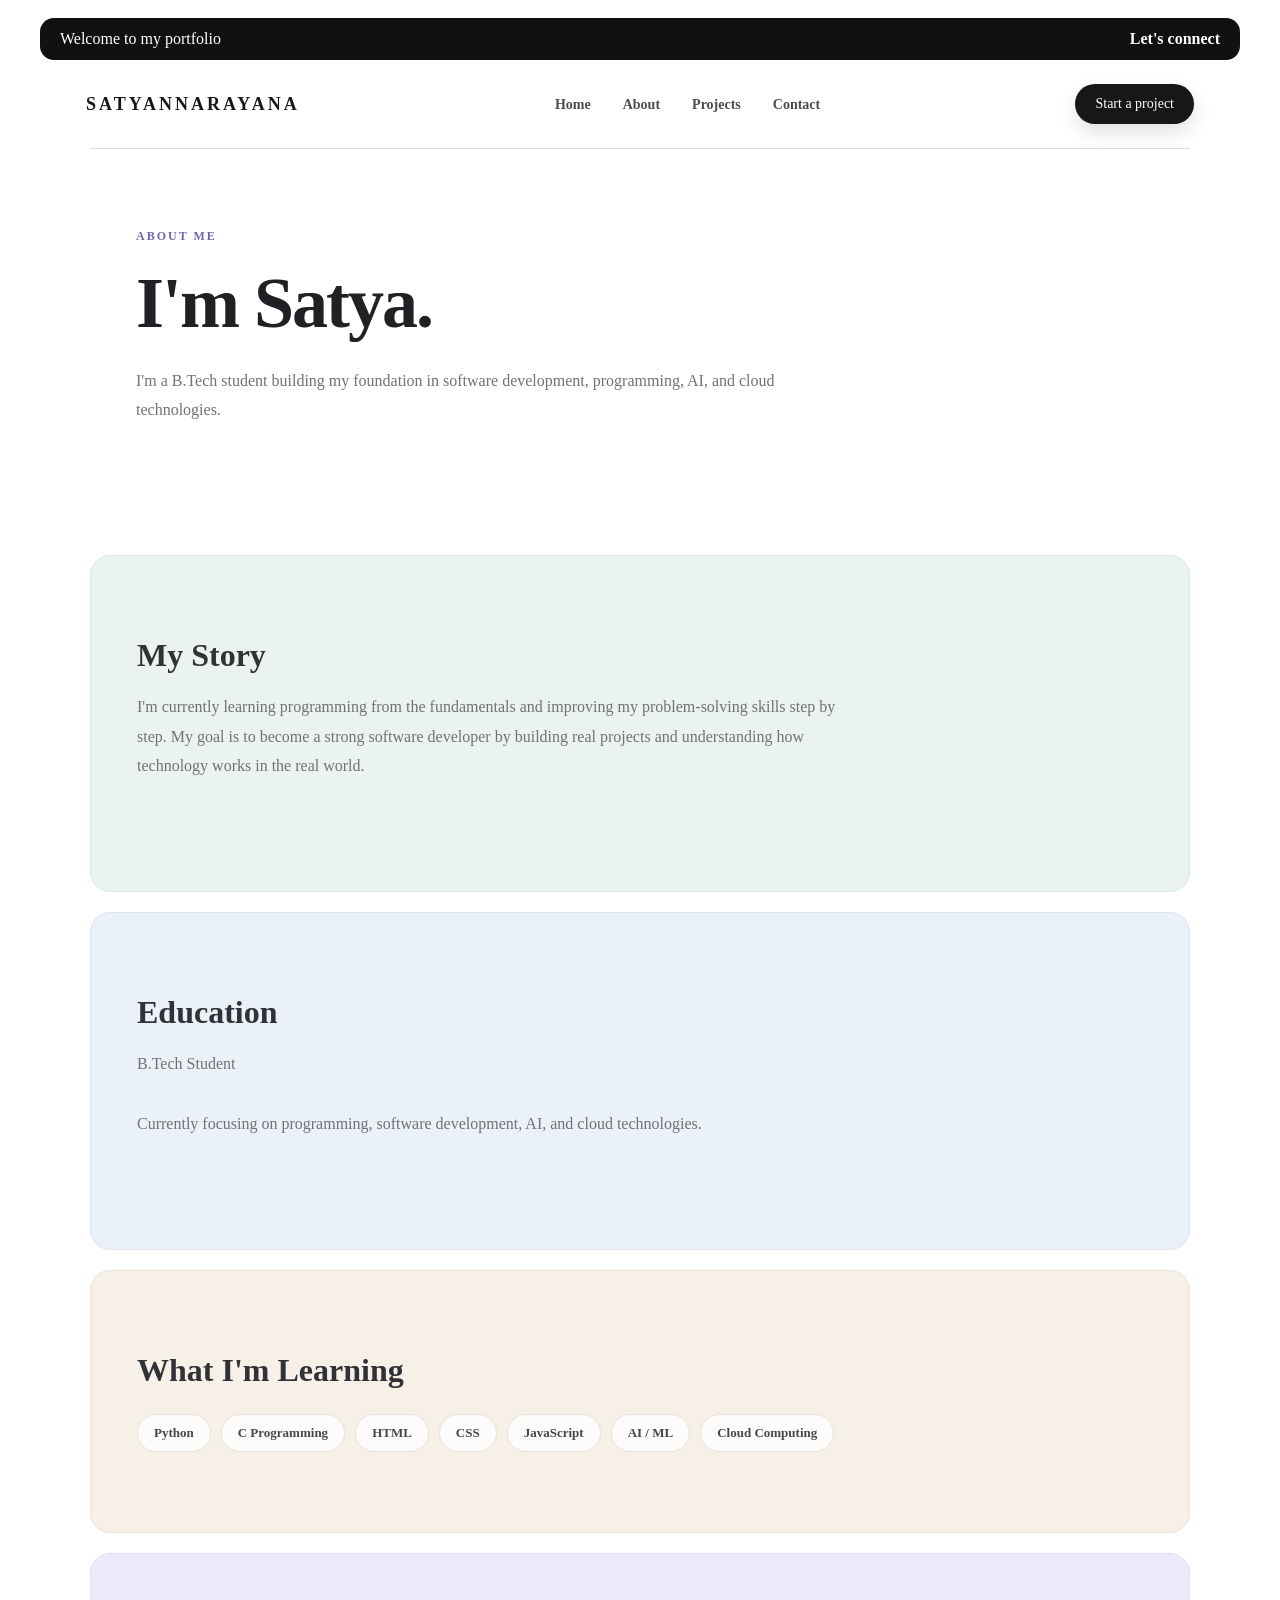
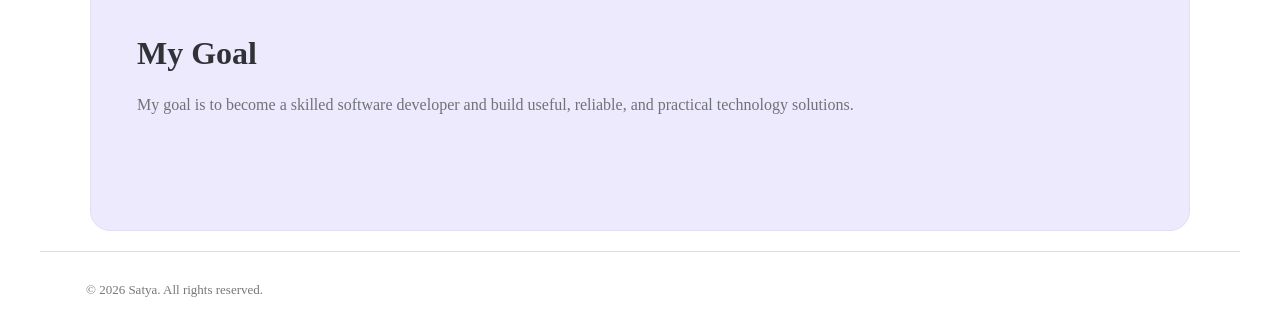
<file: about.html>
<!DOCTYPE html>
<html lang="en">

<head>
    <meta charset="UTF-8">

    <meta name="viewport" content="width=device-width, initial-scale=1.0">

    <meta
        name="description"
        content="Learn more about Satya, a B.Tech student interested in software development, AI, and cloud technologies."
    >

    <meta name="author" content="Satya">

    <title>About | Satya</title>

    <link rel="stylesheet" href="style.css">
</head>

<body>

    <!-- Skip link -->
    <a class="skip-link" href="#main-content">
        Skip to main content
    </a>


    <!-- Announcement -->
    <aside class="announcement" aria-label="Portfolio announcement">

        <p>
            Welcome to my portfolio
        </p>

        <a href="contact.html">
            Let's connect
        </a>

    </aside>


    <!-- Header -->
    <header class="site-header">

        <a
            class="logo"
            href="index.html"
            aria-label="Satya home"
        >
            SATYANNARAYANA
        </a>


        <nav aria-label="Main navigation">

            <ul>

                <li>
                    <a href="index.html">
                        Home
                    </a>
                </li>

                <li>
                    <a
                        href="about.html"
                        aria-current="page"
                    >
                        About
                    </a>
                </li>

                <li>
                    <a href="projects.html">
                       Projects
                    </a>
                </li>

                <li>
                    <a href="contact.html">
                        Contact
                    </a>
                </li>

            </ul>

        </nav>


        <a
            class="header-button"
            href="contact.html"
        >
            Start a project
        </a>

    </header>


    <!-- Main -->
    <main id="main-content">


        <!-- About Hero -->
        <section
            class="placeholder-section"
            aria-labelledby="about-title"
        >

            <p class="eyebrow">
                ABOUT ME
            </p>

            <h1 id="about-title">
                I'm Satya.
            </h1>

            <p class="hero-description">
                I'm a B.Tech student building my foundation
                in software development, programming, AI,
                and cloud technologies.
            </p>

        </section>


        <!-- My Story -->
        <section
            class="placeholder-section"
            aria-labelledby="story-title"
        >

            <h2 id="story-title">
                My Story
            </h2>

            <p class="hero-description">
                I'm currently learning programming from the
                fundamentals and improving my problem-solving
                skills step by step. My goal is to become a
                strong software developer by building real
                projects and understanding how technology
                works in the real world.
            </p>

        </section>


        <!-- Education -->
        <section
            class="placeholder-section"
            aria-labelledby="education-title"
        >

            <h2 id="education-title">
                Education
            </h2>

            <p class="hero-description">
                B.Tech Student
            </p>

            <p class="hero-description">
                Currently focusing on programming,
                software development, AI, and cloud
                technologies.
            </p>

        </section>


        <!-- Learning -->
        <section
            class="placeholder-section"
            aria-labelledby="learning-title"
        >

            <h2 id="learning-title">
                What I'm Learning
            </h2>

            <ul class="skills-list">

                <li>Python</li>

                <li>C Programming</li>

                <li>HTML</li>

                <li>CSS</li>

                <li>JavaScript</li>

                <li>AI / ML</li>

                <li>Cloud Computing</li>

            </ul>

        </section>


        <!-- Goal -->
        <section
            class="placeholder-section"
            aria-labelledby="goal-title"
        >

            <h2 id="goal-title">
                My Goal
            </h2>

            <p class="hero-description">
                My goal is to become a skilled software
                developer and build useful, reliable,
                and practical technology solutions.
            </p>

        </section>


    </main>


    <!-- Footer -->
    <footer class="site-footer">

        <p>
            &copy; 2026 Satya. All rights reserved.
        </p>

    </footer>

</body>

</html>
</file>
<file: style.css>
/* =================================
   RESET
================================= */

* {
    margin: 0;
    padding: 0;
    box-sizing: border-box;
}


html {
    scroll-behavior: smooth;
}



    .announcement {
    max-width: 1200px;
    margin: 18px auto 0;
    padding: 12px 20px;
    background: #111111;
    color: #ffffff;
    border-radius: 14px;

    display: flex;
    justify-content: space-between;
    align-items: center;
    gap: 20px;
}

.announcement p {
    margin: 0;
}

.announcement a {
    color: #ffffff;
    text-decoration: none;
    font-weight: 600;
}

.announcement a:hover {
    text-decoration: underline;
}


/* =================================
   ACCESSIBILITY
================================= */

.skip-link {
    position: absolute;

    left: -9999px;
    top: 10px;

    background: #171717;
    color: white;

    padding: 12px 18px;

    text-decoration: none;

    border-radius: 6px;

    z-index: 9999;
}


.skip-link:focus {
    left: 10px;
}


a:focus-visible {
    outline: 3px solid #b58a6d;

    outline-offset: 4px;
}


/* =================================
   TOP BAR
================================= */

.top-bar {
    max-width: 1200px;

    margin: 12px auto 0;

    padding: 8px 30px;

    background: #171717;

    color: white;

    border-radius: 14px 14px 0 0;

    display: flex;

    justify-content: space-between;

    align-items: center;

    font-size: 11px;
}


.top-bar p {
    color: #cfcfcf;
}


.top-bar a {
    color: white;

    text-decoration: none;
}


/* =================================
   HEADER
================================= */

.site-header {
    max-width: 1200px;
    margin: 0 auto;
    padding: 24px 46px;

    display: flex;
    align-items: center;
    justify-content: space-between;
    gap: 30px;
}


.logo {
    color: #171717;

    text-decoration: none;

    font-size: 18px;

    font-weight: 800;

    letter-spacing: 3px;
}


/* Navigation */

nav ul {
    list-style: none;
    display: flex;
    align-items: center;
    gap: 32px;
    margin: 0;
    padding: 0;
}




 nav a {
    color: #4b4b4b;
    text-decoration: none;
    font-size: 14px;
    font-weight: 600;
}


nav a:hover {
    color: #000;
}


/* Header button */

.header-button {
    color: white;

    background: #171717;

    padding: 12px 20px;

    border-radius: 30px;

    text-decoration: none;

    font-size: 14px;

    box-shadow:
        0 8px 20px rgba(0, 0, 0, 0.12);
}


/* =================================
   HERO
=============================== */

.hero {
    max-width: 1200px;

    min-height: 620px;

    margin: auto;

    padding: 60px 46px;

    display: grid;

    grid-template-columns: 1fr 1fr;

    align-items: center;

    gap: 50px;
}


.hero-content {
    max-width: 560px;
}


/* Small heading */

.eyebrow {
    color: #a98a73;

    font-size: 12px;

    font-weight: 700;

    letter-spacing: 2px;

    margin-bottom: 22px;
}


/* Main heading */

.hero h1 {
    font-size: clamp(48px, 6vw, 78px);

    line-height: 0.98;

    letter-spacing: -4px;

    font-weight: 800;

    margin-bottom: 30px;
}


.hero h1 span {
    color: #b58a6d;
}


/* Description */

.hero-description {
    max-width: 500px;

    color: #6b6b6b;

    font-size: 16px;

    margin-bottom: 30px;
}


/* =================================
   BUTTONS
================================= */

.hero-buttons {
    display: flex;

    gap: 15px;

    flex-wrap: wrap;
}


.button {
    display: inline-block;

    padding: 14px 24px;

    border-radius: 30px;

    text-decoration: none;

    font-size: 14px;

    font-weight: 600;
}


.primary-button {
    background: #171717;

    color: white;

    box-shadow:
        0 10px 25px rgba(0, 0, 0, 0.15);
}


.secondary-button {
    background: transparent;

    color: #171717;

    border: 1px solid #cfcfcf;
}


.button:hover {
    transform: translateY(-2px);
}


/* =================================
   HERO IMAGE
=================================== */

    .hero-image img {
    width: min(100%, 500px);
    height: 520px;
    object-fit: cover;
    display: block;

    border-radius: 48% 52% 45% 55% / 35% 40% 60% 65%;
}


.image-shape {
    width: min(100%, 500px);

    height: 520px;

    overflow: hidden;

    border-radius:
        48% 52% 45% 55%
        /
        35% 40% 60% 65%;
}


.image-shape img {
    width: 100%;

    height: 100%;

    object-fit: cover;

    display: block;
}


/* =================================
   SKILLS
================================= */

.skills-section {
    max-width: 1200px;

    margin: auto;

    padding: 20px 46px 70px;
}


.skills-section h2 {
    color: #999;

    font-size: 12px;

    text-transform: uppercase;

    letter-spacing: 2px;

    margin-bottom: 20px;
}


.skills-list {
    list-style: none;

    display: flex;

    flex-wrap: wrap;

    gap: 45px;
}


.skills-list li {
    color: #777;

    font-size: 14px;

    font-weight: 700;
}


/* =================================
   TEMPORARY SECTIONS
================================= */

.placeholder-section {
    max-width: 1200px;

    margin: auto;

    padding: 100px 46px;

    border-top: 1px solid #ddd;
}


.placeholder-section h2 {
    font-size: 40px;

    margin-bottom: 10px;
}


/* =================================
   FOOTER
================================= */

.site-footer {
    max-width: 1200px;

    margin: auto;

    padding: 30px 46px;

    border-top: 1px solid #ddd;

    color: #777;

    font-size: 13px;
}


/* =================================
   TABLET
================================= */

@media (max-width: 900px) {

    .hero {
        grid-template-columns: 1fr;

        text-align: center;

        padding: 50px 30px;
    }


    .hero-content {
        max-width: 700px;

        margin: auto;
    }


    .hero-description {
        margin-left: auto;

        margin-right: auto;
    }


    .hero-buttons {
        justify-content: center;
    }


    .hero-image {
        margin-top: 20px;
    }


    .skills-section {
        text-align: center;

        padding-left: 30px;

        padding-right: 30px;
    }


    .skills-list {
        justify-content: center;
    }

}


/* =================================
   MOBILE
================================= */

@media (max-width: 600px) {

    .top-bar {
        margin: 0;

        border-radius: 0;

        padding: 8px 15px;

        font-size: 10px;
    }


    .site-header {
        padding: 20px;

        flex-wrap: wrap;

        gap: 20px;
    }


    nav {
        width: 100%;

        order: 3;
    }


    nav ul {
        justify-content: center;

        gap: 18px;
    }


    nav a {
        font-size: 13px;
    }


    .header-button {
        display: none;
    }


    .hero {
        min-height: auto;

        padding: 45px 20px;
    }


    .hero h1 {
        font-size: clamp(40px, 12vw, 58px);

        letter-spacing: -2px;
    }


    .hero-description {
        font-size: 15px;
    }


    .hero-buttons {
        flex-direction: column;

        align-items: stretch;
    }


    .button {
        text-align: center;

        width: 100%;
    }


    .image-shape {
        width: 100%;

        max-width: 400px;

        height: 380px;
    }


    .skills-section {
        padding: 20px;

        padding-bottom: 50px;
    }


    .skills-list {
        gap: 18px 25px;
    }


    .placeholder-section {
        padding: 70px 20px;
    }


    .placeholder-section h2 {
        font-size: 32px;
    }


    .site-footer {
        padding: 25px 20px;

        text-align: center;
    }

}


/* =================================
   SMALL PHONES
================================= */

@media (max-width: 380px) {

    .logo {
        font-size: 16px;
    }


    nav ul {
        gap: 12px;
    }


    nav a {
        font-size: 12px;
    }


    .hero {
        padding-left: 15px;

        padding-right: 15px;
    }


    .hero h1 {
        font-size: 38px;
    }


    .image-shape {
        height: 320px;
    }

}
 /* =================================
    PROJECTS
 ================================= */

.projects-intro {
    max-width: 1200px;
    margin: auto;
    padding: 90px 46px 50px;
}

.projects-intro h1 {
    font-size: clamp(42px, 6vw, 68px);
    line-height: 1;
    letter-spacing: -3px;
    margin-bottom: 22px;
}

.projects-intro p {
    max-width: 600px;
    color: #6b6b6b;
    font-size: 16px;
    line-height: 1.7;
}


.projects-grid {
    max-width: 1200px;
    margin: auto;
    padding: 20px 46px 90px;

    display: grid;
    grid-template-columns: repeat(2, 1fr);
    gap: 25px;
}


.project-card {
    padding: 35px;

    background: #f7f7f7;

    border: 1px solid #e5e5e5;

    border-radius: 24px;

    transition:
        transform 0.3s ease,
        box-shadow 0.3s ease;
}


.project-card:hover {
    transform: translateY(-8px);

    box-shadow:
        0 18px 40px rgba(0, 0, 0, 0.10);
}


.project-number {
    color: #a98a73;

    font-size: 12px;

    font-weight: 700;

    letter-spacing: 2px;

    margin-bottom: 25px;
}


.project-card h2 {
    font-size: 30px;

    margin-bottom: 15px;
}


.project-card p {
    color: #6b6b6b;

    line-height: 1.7;

    margin-bottom: 25px;
}


.project-tech {
    list-style: none;

    display: flex;

    flex-wrap: wrap;

    gap: 10px;
}


.project-tech li {
    padding: 8px 13px;

    background: white;

    border: 1px solid #ddd;

    border-radius: 20px;

    font-size: 12px;

    font-weight: 600;
}


/* Project button */

.project-link {
    display: inline-block;

    margin-top: 25px;

    padding: 11px 18px;

    background: #171717;

    color: white;

    border-radius: 25px;

    text-decoration: none;

    font-size: 13px;

    font-weight: 600;
}


.project-link:hover {
    transform: translateY(-2px);
}


/* Mobile */

@media (max-width: 700px) {

    .projects-intro {
        padding: 60px 20px 30px;
    }

    .projects-intro h1 {
        letter-spacing: -2px;
    }

    .projects-grid {
        grid-template-columns: 1fr;

        padding: 20px 20px 60px;
    }

    .project-card {
        padding: 25px;
    }

}
 /* =================================
    PROJECTS
 ================================= */

.projects-intro {
    max-width: 1200px;
    margin: auto;
    padding: 90px 46px 50px;
}

.projects-intro h1 {
    font-size: clamp(42px, 6vw, 68px);
    line-height: 1;
    letter-spacing: -3px;
    margin-bottom: 22px;
}

.projects-intro p {
    max-width: 600px;
    color: #6b6b6b;
    font-size: 16px;
    line-height: 1.7;
}


.projects-grid {
    max-width: 1200px;
    margin: auto;
    padding: 20px 46px 90px;

    display: grid;
    grid-template-columns: repeat(2, 1fr);
    gap: 25px;
}


.project-card {
    padding: 35px;

    background: #f7f7f7;

    border: 1px solid #e5e5e5;

    border-radius: 24px;

    transition:
        transform 0.3s ease,
        box-shadow 0.3s ease;
}


.project-card:hover {
    transform: translateY(-8px);

    box-shadow:
        0 18px 40px rgba(0, 0, 0, 0.10);
}


.project-number {
    color: #a98a73;

    font-size: 12px;

    font-weight: 700;

    letter-spacing: 2px;

    margin-bottom: 25px;
}


.project-card h2 {
    font-size: 30px;

    margin-bottom: 15px;
}


.project-card p {
    color: #6b6b6b;

    line-height: 1.7;

    margin-bottom: 25px;
}


.project-tech {
    list-style: none;

    display: flex;

    flex-wrap: wrap;

    gap: 10px;
}


.project-tech li {
    padding: 8px 13px;

    background: white;

    border: 1px solid #ddd;

    border-radius: 20px;

    font-size: 12px;

    font-weight: 600;
}


/* Project button */

.project-link {
    display: inline-block;

    margin-top: 25px;

    padding: 11px 18px;

    background: #171717;

    color: white;

    border-radius: 25px;

    text-decoration: none;

    font-size: 13px;

    font-weight: 600;
}


.project-link:hover {
    transform: translateY(-2px);
}


/* Mobile */

@media (max-width: 700px) {

    .projects-intro {
        padding: 60px 20px 30px;
    }

    .projects-intro h1 {
        letter-spacing: -2px;
    }

    .projects-grid {
        grid-template-columns: 1fr;

        padding: 20px 20px 60px;
    }

    .project-card {
        padding: 25px;
    }

}
/* =================================
   CONTACT FORM
================================= */

.contact-form {
    max-width: 600px;

    margin-top: 40px;

    display: flex;

    flex-direction: column;

    gap: 22px;
}


.contact-form div {
    display: flex;

    flex-direction: column;

    gap: 8px;
}


.contact-form label {
    font-size: 13px;

    font-weight: 700;

    color: #333;
}


.contact-form input,
.contact-form textarea {
    width: 100%;

    padding: 14px 16px;

    border: 1px solid #d5d5d5;

    border-radius: 10px;

    font-family: inherit;

    font-size: 14px;

    outline: none;

    background: #fafafa;
}


.contact-form input:focus,
.contact-form textarea:focus {
    border-color: #171717;
}


.contact-form textarea {
    resize: vertical;
}


.contact-form button {
    border: none;

    cursor: pointer;

    width: fit-content;
}
/* =================================
   INNER PAGES - MODERN LOOK
================================= */

.placeholder-section {
    max-width: 1100px;
    margin: 0 auto;
    padding: 80px 46px;
}


/* Better headings */

.placeholder-section h1 {
    font-size: clamp(42px, 6vw, 72px);
    line-height: 1.05;
    letter-spacing: -2px;
    margin-bottom: 24px;
}


.placeholder-section h2 {
    font-size: 32px;
    line-height: 1.2;
    margin-bottom: 18px;
}


/* Inner page paragraphs */

.placeholder-section .hero-description {
    max-width: 720px;
    line-height: 1.8;
}


/* =================================
   SECTION SEPARATION
================================= */

.placeholder-section + .placeholder-section {
    border-top: 1px solid #eeeeee;
}


/* =================================
   PROJECT PAGE
================================= */

.placeholder-section[aria-labelledby="guessing-game-title"],
.placeholder-section[aria-labelledby="password-generator-title"] {
    position: relative;

    margin-top: 20px;

    border: 1px solid #e8e8e8;

    border-radius: 20px;

    background: #fafafa;

    box-shadow:
        0 10px 30px rgba(0, 0, 0, 0.04);
}


.placeholder-section[aria-labelledby="guessing-game-title"]::before {
    content: "01";

    position: absolute;

    top: 28px;
    right: 32px;

    font-size: 13px;

    font-weight: 700;

    color: #999;

    letter-spacing: 2px;
}


.placeholder-section[aria-labelledby="password-generator-title"]::before {
    content: "02";

    position: absolute;

    top: 28px;
    right: 32px;

    font-size: 13px;

    font-weight: 700;

    color: #999;

    letter-spacing: 2px;
}


/* =================================
   SKILLS
================================= */

.skills-list {
    display: flex;

    flex-wrap: wrap;

    gap: 10px;

    padding: 0;

    margin-top: 25px;

    list-style: none;
}


.skills-list li {
    padding: 10px 16px;

    border: 1px solid #dedede;

    border-radius: 30px;

    background: white;

    font-size: 13px;

    font-weight: 600;

    transition: 0.2s ease;
}


.skills-list li:hover {
    transform: translateY(-3px);

    border-color: #171717;

    box-shadow:
        0 8px 18px rgba(0, 0, 0, 0.08);
}


/* =================================
   CONTACT DETAILS
================================= */

.contact-details {
    max-width: 1100px;

    margin: 0 auto;

    padding: 20px 46px 90px;
}


.contact-details h2 {
    font-size: 32px;

    margin-bottom: 30px;
}


.contact-item {
    display: flex;

    justify-content: space-between;

    align-items: center;

    padding: 20px 0;

    border-bottom: 1px solid #eeeeee;
}


.contact-item span {
    font-size: 12px;

    font-weight: 700;

    text-transform: uppercase;

    letter-spacing: 1px;

    color: #999;
}


.contact-item a,
.contact-item p {
    color: #171717;

    text-decoration: none;

    margin: 0;

    font-size: 15px;
}


.contact-item a:hover {
    text-decoration: underline;
}


/* =================================
   CONTACT FORM
================================= */

.contact-form {
    background: #fafafa;

    border: 1px solid #e8e8e8;

    border-radius: 20px;

    padding: 32px;

    box-shadow:
        0 15px 40px rgba(0, 0, 0, 0.05);
}


.contact-form input,
.contact-form textarea {
    background: white;

    transition: 0.2s ease;
}


.contact-form input:focus,
.contact-form textarea:focus {
    transform: translateY(-1px);

    box-shadow:
        0 5px 15px rgba(0, 0, 0, 0.05);
}


/* =================================
   MOBILE
================================= */

@media (max-width: 700px) {

    .placeholder-section {
        padding: 55px 20px;
    }


    .placeholder-section h1 {
        font-size: 42px;

        letter-spacing: -1px;
    }


    .placeholder-section h2 {
        font-size: 28px;
    }


    .placeholder-section[aria-labelledby="guessing-game-title"],
    .placeholder-section[aria-labelledby="password-generator-title"] {
        margin-left: 20px;

        margin-right: 20px;

        padding: 35px 25px;
    }


    .contact-form {
        padding: 22px;
    }


    .contact-details {
        padding-left: 20px;

        padding-right: 20px;
    }


    .contact-item {
        align-items: flex-start;

        flex-direction: column;

        gap: 8px;
    }

}
/* =================================
   MINIMAL ACCENT COLORS
================================= */

:root {
    --accent: #635bff;
    --accent-light: #f3f1ff;
    --accent-border: #dcd8ff;
}


/* =================================
   INNER PAGE HEADINGS
================================= */

.placeholder-section h1 {
    color: #171717;
}

.placeholder-section h2 {
    color: #25213d;
}


/* Small accent line */

.eyebrow {
    color: var(--accent);
}


/* =================================
   PROJECT SECTIONS
================================= */

.placeholder-section[aria-labelledby="guessing-game-title"],
.placeholder-section[aria-labelledby="password-generator-title"] {
    border-color: var(--accent-border);

    background: linear-gradient(
        135deg,
        #ffffff 0%,
        var(--accent-light) 100%
    );
}


/* Project number */

.placeholder-section[aria-labelledby="guessing-game-title"]::before,
.placeholder-section[aria-labelledby="password-generator-title"]::before {
    color: var(--accent);
}


/* =================================
   SKILLS
================================= */

.skills-list li {
    background: #ffffff;

    border-color: var(--accent-border);

    transition: all 0.2s ease;
}


.skills-list li:hover {
    color: var(--accent);

    border-color: var(--accent);

    background: var(--accent-light);
}


/* =================================
   CONTACT FORM
================================= */

.contact-form {
    border-color: var(--accent-border);

    background: linear-gradient(
        135deg,
        #ffffff 0%,
        #faf9ff 100%
    );
}


.contact-form input:focus,
.contact-form textarea:focus {
    border-color: var(--accent);

    box-shadow:
        0 0 0 3px rgba(99, 91, 255, 0.10);
}


/* =================================
   CONTACT DETAILS
================================= */

.contact-details h2 {
    color: #25213d;
}


.contact-item a {
    color: var(--accent);
}


.contact-item a:hover {
    color: #4b45c6;
}


/* =================================
   BUTTON
================================= */

.primary-button {
    background: var(--accent);

    box-shadow:
        0 10px 25px rgba(99, 91, 255, 0.20);
}


.primary-button:hover {
    background: #5149d8;
}
/* =================================
   SOFT / MUTED INNER PAGE THEME
================================= */

:root {
    --ink: #202124;

    --muted-text: #6f7278;

    --lavender: #eeeafd;
    --lavender-dark: #6f68a8;

    --sage: #eaf3ed;
    --sage-dark: #5f806b;

    --blue-soft: #eaf1f8;
    --blue-dark: #607994;

    --beige: #f6f0e7;
    --beige-dark: #8b7962;

    --soft-border: #e5e4e1;
}


/* =================================
   GENERAL INNER PAGE
================================= */

.placeholder-section {
    position: relative;
}


.placeholder-section h1 {
    color: var(--ink);
}


.placeholder-section h2 {
    color: #303238;
}


.placeholder-section .hero-description {
    color: var(--muted-text);

    line-height: 1.85;
}


/* =================================
   EYEBROW
================================= */

.placeholder-section .eyebrow {
    color: var(--lavender-dark);

    font-weight: 700;

    letter-spacing: 2px;
}


/* =================================
   ABOUT PAGE
================================= */

/* Story */

.placeholder-section[aria-labelledby="story-title"] {
    background: var(--sage);

    border-radius: 20px;

    margin: 20px auto;

    border: 1px solid #dce9df;
}


/* Education */

.placeholder-section[aria-labelledby="education-title"] {
    background: var(--blue-soft);

    border-radius: 20px;

    margin: 20px auto;

    border: 1px solid #dce3eb;
}


/* What I'm Learning */

.placeholder-section[aria-labelledby="learning-title"] {
    background: var(--beige);

    border-radius: 20px;

    margin: 20px auto;

    border: 1px solid #ebe2d5;
}


/* Goal */

.placeholder-section[aria-labelledby="goal-title"] {
    background: var(--lavender);

    border-radius: 20px;

    margin: 20px auto;

    border: 1px solid #e1def5;
}


/* =================================
   SKILLS
================================= */

.skills-list li {
    background: rgba(255, 255, 255, 0.8);

    border: 1px solid var(--soft-border);

    color: #45474c;

    transition:
        transform 0.2s ease,
        background 0.2s ease,
        border-color 0.2s ease;
}


.skills-list li:hover {
    transform: translateY(-3px);

    background: white;

    border-color: var(--lavender-dark);

    color: var(--lavender-dark);
}


/* =================================
   PROJECTS
================================= */

.placeholder-section[aria-labelledby="guessing-game-title"] {
    background: var(--blue-soft);

    border: 1px solid #dce5ee;

    border-radius: 22px;

    margin: 25px auto;
}


.placeholder-section[aria-labelledby="password-generator-title"] {
    background: var(--sage);

    border: 1px solid #dce9df;

    border-radius: 22px;

    margin: 25px auto;
}


/* Project numbers */

.placeholder-section[aria-labelledby="guessing-game-title"]::before {
    color: var(--blue-dark);

    background: rgba(255, 255, 255, 0.7);

    padding: 8px 12px;

    border-radius: 20px;
}


.placeholder-section[aria-labelledby="password-generator-title"]::before {
    color: var(--sage-dark);

    background: rgba(255, 255, 255, 0.7);

    padding: 8px 12px;

    border-radius: 20px;
}


/* =================================
   CONTACT
================================= */

.contact-form {
    background: #faf9f6;

    border: 1px solid #e4e1db;

    border-radius: 22px;

    box-shadow:
        0 15px 35px rgba(40, 40, 40, 0.05);
}


.contact-form label {
    color: #4e5055;
}


.contact-form input,
.contact-form textarea {
    background: #ffffff;

    border-color: #dededb;
}


.contact-form input:focus,
.contact-form textarea:focus {
    border-color: var(--lavender-dark);

    box-shadow:
        0 0 0 3px rgba(111, 104, 168, 0.10);
}


/* Send button */

.primary-button {
    background: #68619a;

    color: white;

    box-shadow:
        0 8px 20px rgba(104, 97, 154, 0.18);
}


.primary-button:hover {
    background: #595384;
}


/* =================================
   CONTACT DETAILS
================================= */

.contact-details {
    margin-top: 25px;
}


.contact-details h2 {
    color: #303238;
}


.contact-item {
    border-bottom: 1px solid #e8e6e2;
}


.contact-item span {
    color: #99928a;
}


.contact-item a {
    color: #68619a;

    transition: color 0.2s ease;
}


.contact-item a:hover {
    color: #4f4977;
}


/* =================================
   SUBTLE HOVER EFFECT
================================= */

.placeholder-section[aria-labelledby="story-title"],
.placeholder-section[aria-labelledby="education-title"],
.placeholder-section[aria-labelledby="learning-title"],
.placeholder-section[aria-labelledby="goal-title"],
.placeholder-section[aria-labelledby="guessing-game-title"],
.placeholder-section[aria-labelledby="password-generator-title"] {
    transition:
        transform 0.25s ease,
        box-shadow 0.25s ease;
}


.placeholder-section[aria-labelledby="story-title"]:hover,
.placeholder-section[aria-labelledby="education-title"]:hover,
.placeholder-section[aria-labelledby="learning-title"]:hover,
.placeholder-section[aria-labelledby="goal-title"]:hover,
.placeholder-section[aria-labelledby="guessing-game-title"]:hover,
.placeholder-section[aria-labelledby="password-generator-title"]:hover {
    transform: translateY(-3px);

    box-shadow:
        0 12px 30px rgba(40, 40, 40, 0.05);
}


/* =================================
   MOBILE
================================= */

@media (max-width: 700px) {

    .placeholder-section[aria-labelledby="story-title"],
    .placeholder-section[aria-labelledby="education-title"],
    .placeholder-section[aria-labelledby="learning-title"],
    .placeholder-section[aria-labelledby="goal-title"],
    .placeholder-section[aria-labelledby="guessing-game-title"],
    .placeholder-section[aria-labelledby="password-generator-title"] {
        margin-left: 20px;

        margin-right: 20px;

        border-radius: 18px;
    }

}
</file>
